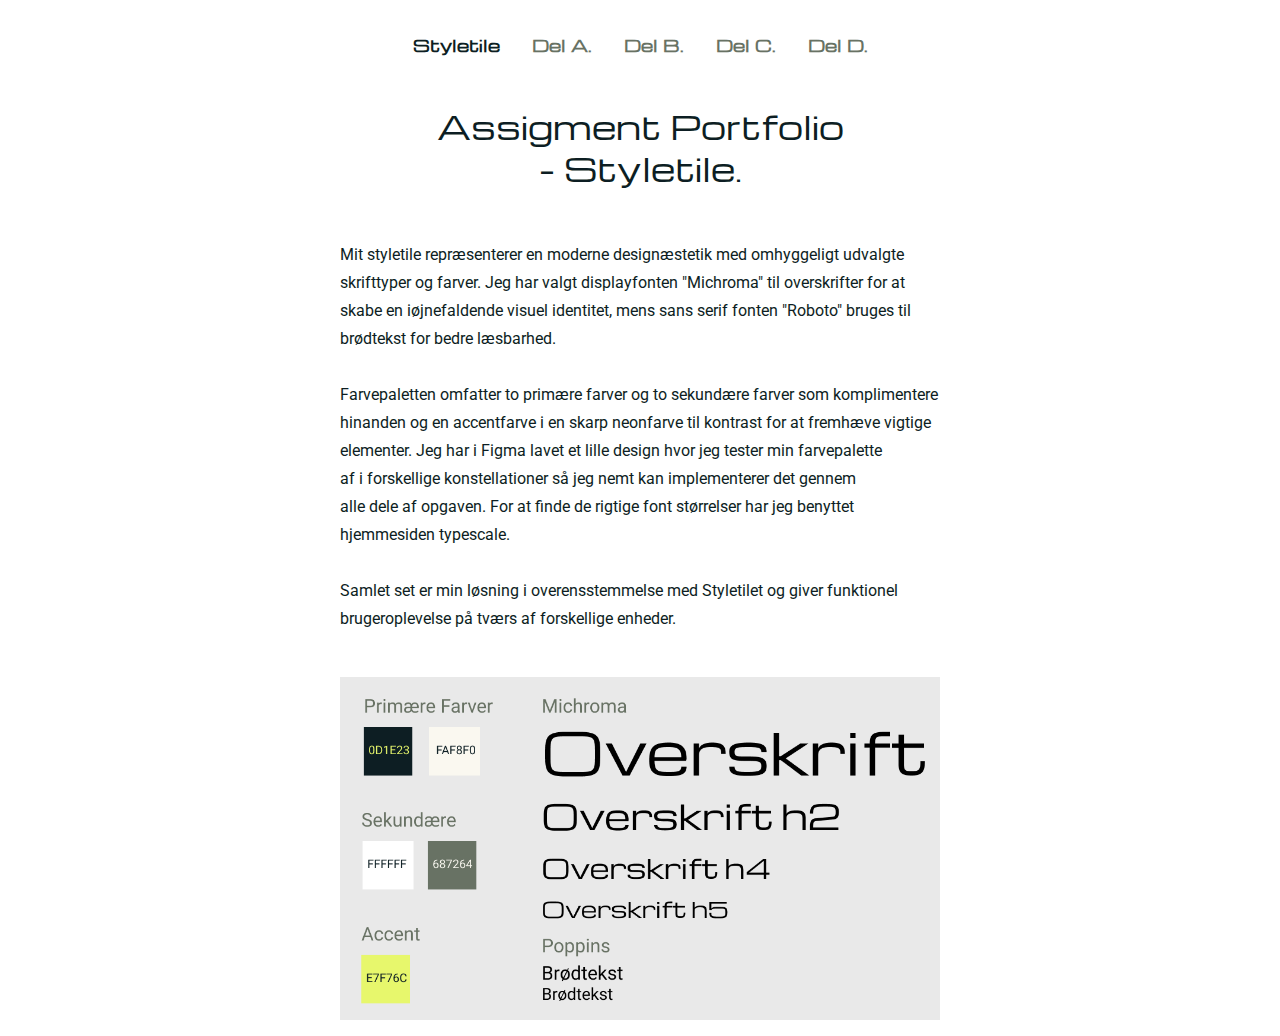
<file: index.html>
<!DOCTYPE html>
<html lang="en">
  <head>
    <meta charset="UTF-8" />
    <meta name="viewport" content="width=device-width, initial-scale=1.0" />
    <title>Assignment Portfolio forside</title>
    <link rel="stylesheet" href="main.css" />
  </head>
  <body>
    <header>
      <a class="aktuel" href="/index.html">Styletile</a>
      <a href="/delA.html">Del A.</a>
      <a href="/delB.html">Del B.</a>
      <a href="/delC.html">Del C.</a>
      <a href="/delD.html">Del D.</a>
    </header>
    <main >
      <div class="forside">
      <h1 class="mainh1">Assigment Portfolio - Styletile.</h1> <br>
      <p>
        Mit styletile repræsenterer en moderne designæstetik med omhyggeligt
        udvalgte skrifttyper og farver. Jeg har valgt displayfonten "Michroma"
        til overskrifter for at skabe en iøjnefaldende visuel identitet, mens
        sans serif fonten "Roboto" bruges til brødtekst for bedre læsbarhed.
        <br><br>Farvepaletten omfatter to primære farver og to sekundære farver som
        komplimentere hinanden og en accentfarve i en skarp neonfarve til
        kontrast for at fremhæve vigtige elementer. Jeg har i Figma lavet et
        lille design hvor jeg tester min farvepalette af i forskellige
        konstellationer så jeg nemt kan implementerer det gennem alle dele af
        opgaven. For at finde de rigtige font størrelser har jeg benyttet
        hjemmesiden typescale. <br><br> Samlet set er min løsning i overensstemmelse med
        Styletilet og giver funktionel brugeroplevelse på tværs af forskellige
        enheder.
      </p> <br>
      <img class="styletile" src="img/styletile.png" alt="" />
      </div>
    </main>
    <footer></footer>
  </body>
</html>
</file>
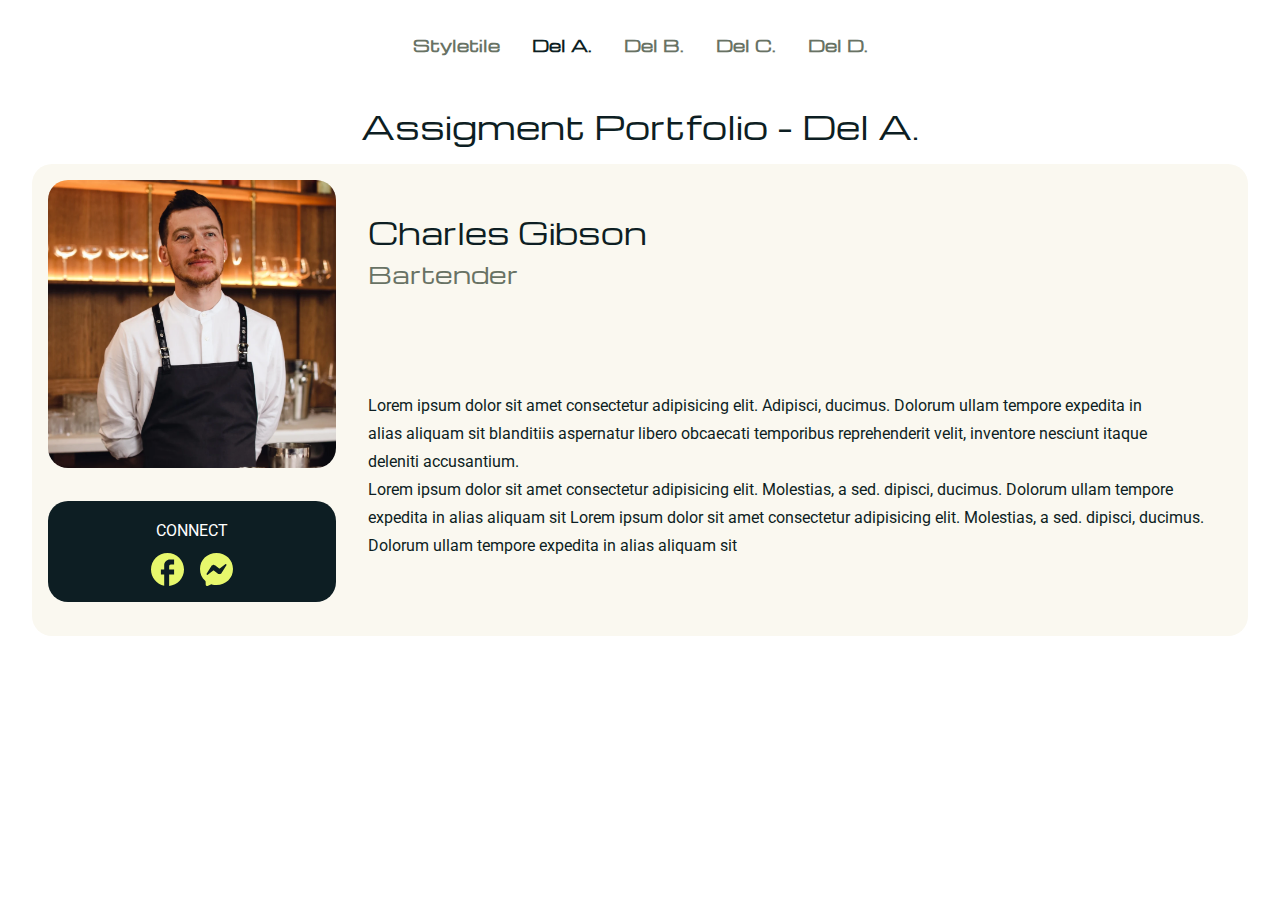
<file: delA.html>
<!DOCTYPE html>
<html lang="en">
  <head>
    <meta charset="UTF-8" />
    <meta name="viewport" content="width=device-width, initial-scale=1.0" />
    <title>Assignment Portfolio Del A</title>
    <link rel="stylesheet" href="styleA.css" />
    <link rel="stylesheet" href="main.css">
  </head>
  <body>
     <header>  
      <a href="/index.html">Styletile</a>      
        <a class="aktuel" href="/delA.html">Del A.</a>
        <a href="/delB.html">Del B.</a>
        <a href="/delC.html">Del C.</a>
        <a href="/delD.html">Del D.</a>
      </header>
    <main>
     <h1 class="mainh1">Assigment Portfolio - Del A.</h1>
      <article>
          <img class="pp" src="img/bartender1.webp" alt="picture of a dog" />
            <div class="infoText">
              <h1>Charles Gibson</h1>
              <h3>Bartender</h3>
            </div>
          <p class="description">
            Lorem ipsum dolor sit amet consectetur adipisicing elit. Adipisci,
            ducimus. Dolorum ullam tempore expedita in alias aliquam sit
            blanditiis aspernatur libero obcaecati temporibus reprehenderit
            velit, inventore nesciunt itaque deleniti accusantium.<br />
            Lorem ipsum dolor sit amet consectetur adipisicing elit. Molestias,
            a sed. dipisci, ducimus. Dolorum ullam tempore expedita in alias
            aliquam sit Lorem ipsum dolor sit amet consectetur adipisicing elit. Molestias,
            a sed. dipisci, ducimus. Dolorum ullam tempore expedita in alias
            aliquam sit
          </p>
        </div>
        <div class="connect">
          <p>CONNECT</p>
          <div class="socials">
            <img src="img/fb.svg" alt="fb" />
            <img src="img/msng.svg" alt="messenger" />
          </div>
        </div>
      </article>
    </main>
    <footer></footer>
  </body>
</html>
</file>
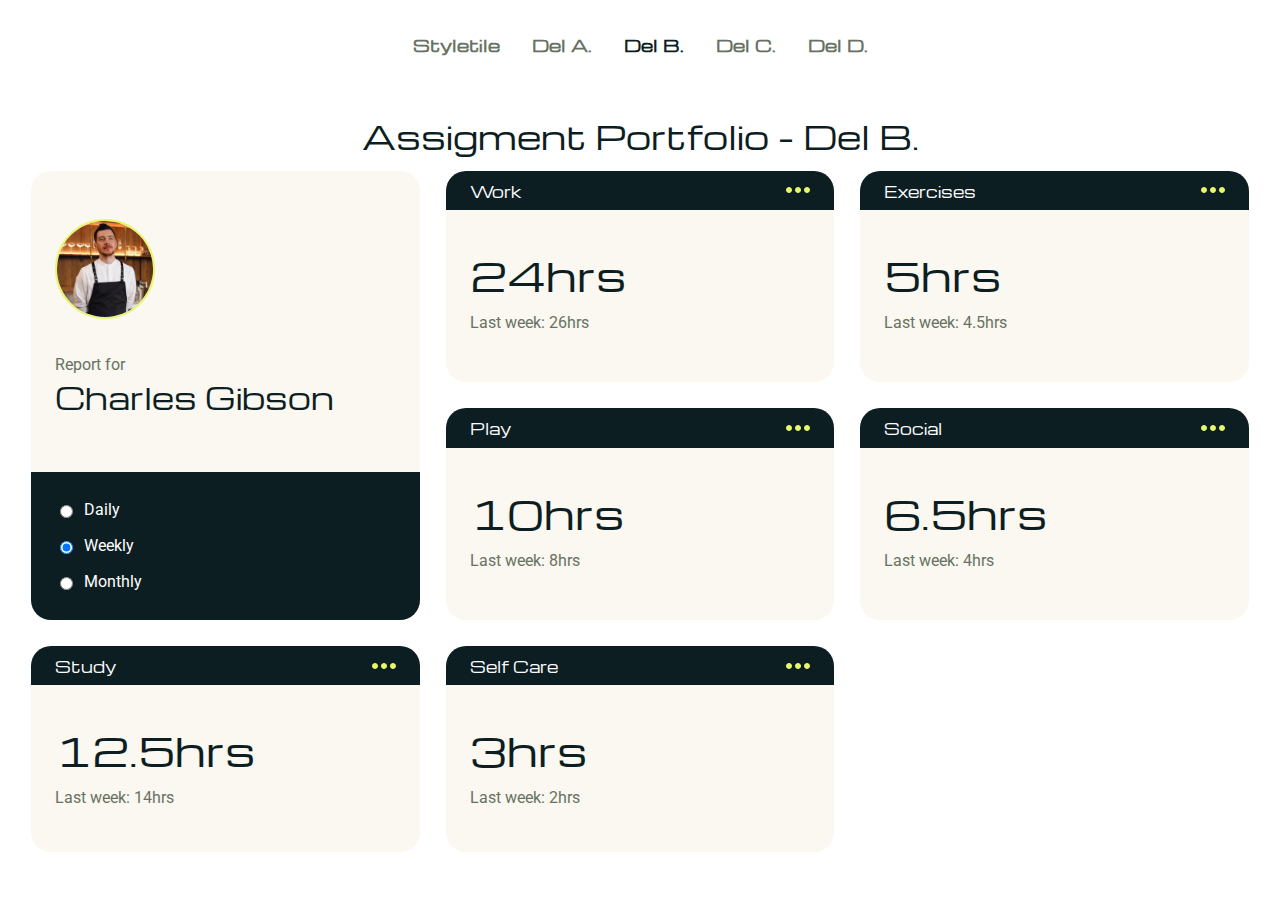
<file: delB.html>
<!DOCTYPE html>
<html lang="en">
  <head>
    <meta charset="UTF-8" />
    <meta name="viewport" content="width=device-width, initial-scale=1.0" />
    <title>Assignment Portfolio Del B</title>
    <link rel="stylesheet" href="styleB.css" />
    <link rel="stylesheet" href="main.css">
  </head>
  <body>
   <header>  
      <a href="/index.html">Styletile</a>      
        <a href="/delA.html">Del A.</a>
        <a class="aktuel"  href="/delB.html">Del B.</a>
        <a href="/delC.html">Del C.</a>
        <a href="/delD.html">Del D.</a>
      </header>
    <main>
     <h1 class="mainh1">Assigment Portfolio - Del B.</h1>

      <section>
      <article class="mainCard">
        <div class="info">
          <img class="profilePic" src="img/bartender1.webp" alt="" />
          <div class="name">
            <p>Report for</p>
            <h1>Charles Gibson</h1>
          </div>
        </div>
        <ul class="radioBtns">
          <li>
            <input type="radio" />
            <label>Daily</label><br />
          </li>
          <li>
            <input type="radio" checked="checked" />
            <label>Weekly</label><br />
          </li>
          <li>
            <input type="radio" />
            <label>Monthly</label><br />
          </li>
        </ul>
      </article>

      <article class="performance first">
        <div class="topbar">
            <h5><small>Work</small></h5>
            <img src="img/dots.svg" alt="nav">
        </div>
        <div class="pText">
            <h1 class="bigText">24hrs</h1>
            <p>Last week: 26hrs</p>
        </div>
      </article>

         <article class="performance">
        <div class="topbar">
            <h5><small>Exercises</small></h5>
            <img src="img/dots.svg" alt="nav">
        </div>
        <div class="pText">
            <h1 class="bigText">5hrs</h1>
            <p>Last week: 4.5hrs</p>
        </div>
      </article>


         <article class="performance">
        <div class="topbar">
            <h5><small>Play</small></h5>
            <img src="img/dots.svg" alt="nav">
        </div>
        <div class="pText">
            <h1 class="bigText">10hrs</h1>
            <p>Last week: 8hrs</p>
        </div>
      </article>

       <article class="performance">
        <div class="topbar">
            <h5><small>Social</small></h5>
            <img src="img/dots.svg" alt="nav">
        </div>
        <div class="pText">
            <h1 class="bigText">6.5hrs</h1>
            <p>Last week: 4hrs</p>
        </div>
      </article>

       <article class="performance">
        <div class="topbar">
            <h5><small>Study</small></h5>
            <img src="img/dots.svg" alt="nav">
        </div>
        <div class="pText">
            <h1 class="bigText">12.5hrs</h1>
            <p>Last week: 14hrs</p>
        </div>
      </article>

       <article class="performance">
        <div class="topbar">
            <h5><small>Self Care</small></h5>
            <img src="img/dots.svg" alt="nav">
        </div>
        <div class="pText">
            <h1 class="bigText">3hrs</h1>
            <p>Last week: 2hrs</p>
        </div>
      </article>

</section>
    </main>
    <footer></footer>
  </body>
</html>
</file>
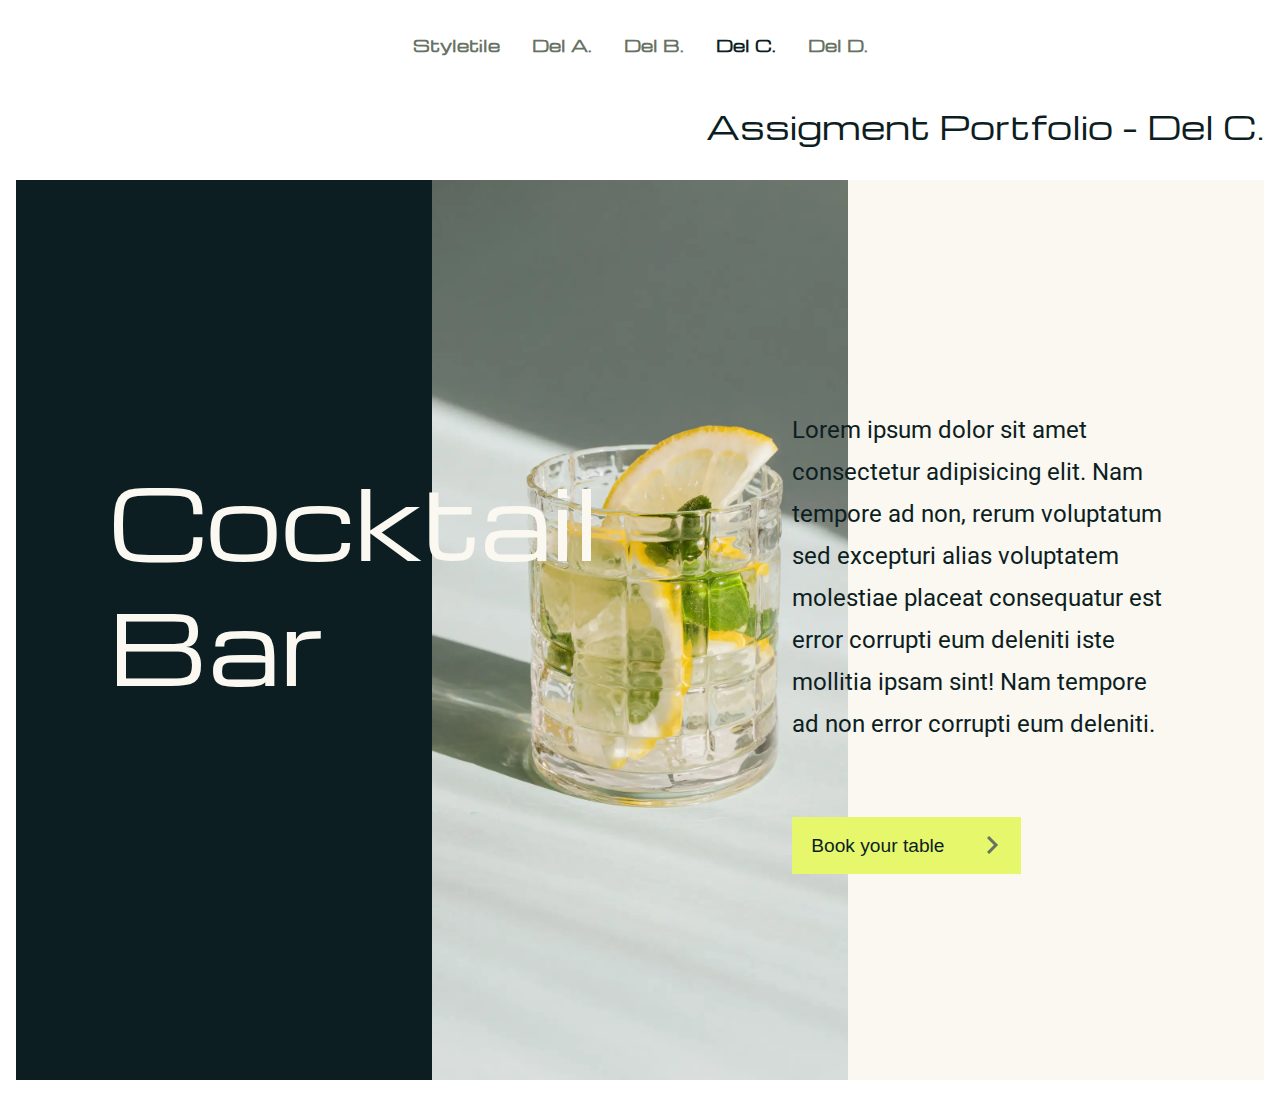
<file: delC.html>
<!DOCTYPE html>
<html lang="en">
  <head>
    <meta charset="UTF-8" />
    <meta name="viewport" content="width=device-width, initial-scale=1.0" />
    <title>Assignment Portfolio Del C</title>
    <link rel="stylesheet" href="main.css" />
    <link rel="stylesheet" href="styleC.css" />
  </head>
  <body>
     <header>  
      <a href="/index.html">Styletile</a>      
        <a href="/delA.html">Del A.</a>
        <a href="/delB.html">Del B.</a>
        <a class="aktuel"  href="/delC.html">Del C.</a>
        <a href="/delD.html">Del D.</a>
      </header>
    <main>
  <h1 class="mainh1">Assigment Portfolio - Del C.</h1>

      <section class="container">
        <div class="colorBlock"></div>
        <img
          class="bgImg"
          src="img/drink.webp"
          alt="Cocktail picture"
        />
        <div class="allText">
          <h1>Cocktail Bar</h1>
          <div class="text">
            <p>
              Lorem ipsum dolor sit amet consectetur adipisicing elit. Nam
              tempore ad non, rerum voluptatum sed excepturi alias voluptatem
              molestiae placeat consequatur est error corrupti eum deleniti iste
              mollitia ipsam sint! Nam tempore ad non error corrupti eum
              deleniti.
            </p>
            <button>
              Book your table
              <div class="icon">
                <img src="img/arrow.svg" alt="arrow" />
              </div>
            </button>
          </div>
        </div>
      </section>
    </main>
    <footer></footer>
  </body>
</html>
</file>
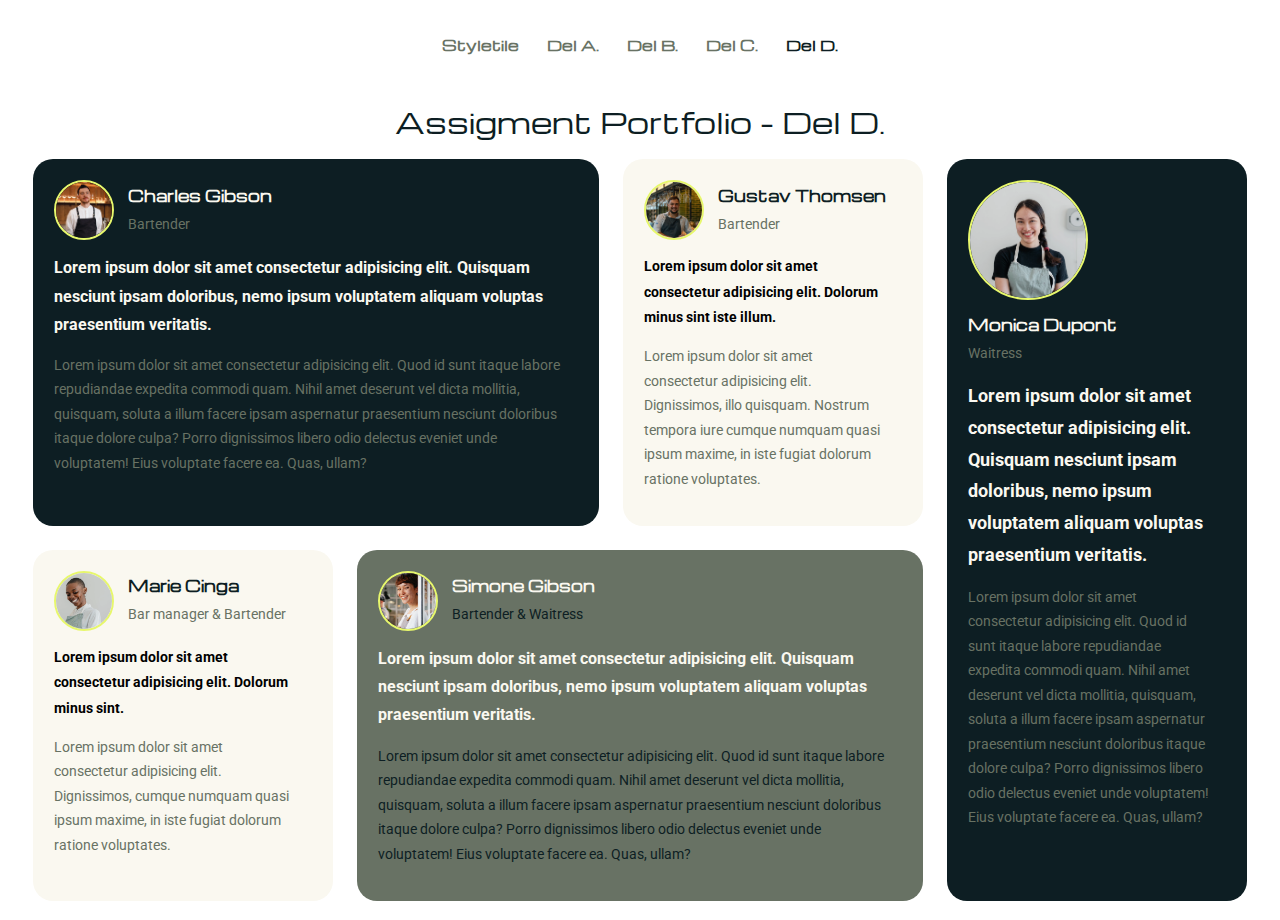
<file: delD.html>
<!DOCTYPE html>
<html lang="en">
  <head>
    <meta charset="UTF-8" />
    <meta name="viewport" content="width=device-width, initial-scale=1.0" />
    <title>Assignment Portfolio Del C</title>
    <link rel="stylesheet" href="styleD.css" />
    <link rel="stylesheet" href="main.css" />
  </head>
  <body>
       <header>  
      <a href="/index.html">Styletile</a>      
        <a href="/delA.html">Del A.</a>
        <a href="/delB.html">Del B.</a>
        <a href="/delC.html">Del C.</a>
        <a  class="aktuel" href="/delD.html">Del D.</a>
      </header>
    <main>
        <h1 class="mainh1">Assigment Portfolio - Del D.</h1>
        <section>
    <article class="longCard l1">
      <div class="info">
        <img class="profilePic" src="img/bartender1.webp" alt="" />
        <div class="name">
          <h1 class="small">Charles Gibson</h1>
          <p>Bartender</p>
        </div>
      </div>
      <p>
        <strong>
          Lorem ipsum dolor sit amet consectetur adipisicing elit. Quisquam
          nesciunt ipsam doloribus, nemo ipsum voluptatem aliquam voluptas
          praesentium veritatis.
        </strong>
      </p>
      <p>
        Lorem ipsum dolor sit amet consectetur adipisicing elit. Quod id sunt
        itaque labore repudiandae expedita commodi quam. Nihil amet deserunt vel
        dicta mollitia, quisquam, soluta a illum facere ipsam aspernatur
        praesentium nesciunt doloribus itaque dolore culpa? Porro dignissimos
        libero odio delectus eveniet unde voluptatem! Eius voluptate facere ea.
        Quas, ullam?
      </p>
    </article>

    <article class="shortCard s1">
      <div class="info">
        <img class="profilePic" src="img/bar3.webp" alt="" />
        <div class="name">
          <h1 class="small">Marie Cinga</h1>
          <p>Bar manager & Bartender</p>
        </div>
      </div>
      <p>
        <strong>
          Lorem ipsum dolor sit amet consectetur adipisicing elit. Dolorum minus
          sint.
        </strong>
      </p>
      <p>
        Lorem ipsum dolor sit amet consectetur adipisicing elit. Dignissimos,
        cumque numquam quasi ipsum maxime,
        in iste fugiat dolorum ratione voluptates.
      </p>
    </article>

<article class="shortCard s2">
      <div class="info">
        <img class="profilePic" src="img/bar2.webp" alt="" />
        <div class="name">
          <h1 class="small">Gustav Thomsen</h1>
          <p>Bartender</p>
        </div>
      </div>
      <p>
        <strong>
          Lorem ipsum dolor sit amet consectetur adipisicing elit. Dolorum minus
          sint iste illum.
        </strong>
      </p>
      <p>
        Lorem ipsum dolor sit amet consectetur adipisicing elit. Dignissimos,
        illo quisquam. Nostrum tempora iure cumque numquam quasi ipsum maxime,
        in iste fugiat dolorum ratione voluptates.
      </p>
    </article>

    <article class="longCard l2">
      <div class="info">
        <img class="profilePic" src="img/bar4.webp" alt="" />
        <div class="name">
          <h1 class="small">Simone Gibson</h1>
          <p>Bartender & Waitress</p>
        </div>
      </div>
      <p>
        <strong>
          Lorem ipsum dolor sit amet consectetur adipisicing elit. Quisquam
          nesciunt ipsam doloribus, nemo ipsum voluptatem aliquam voluptas
          praesentium veritatis.
        </strong>
      </p>
      <p>
        Lorem ipsum dolor sit amet consectetur adipisicing elit. Quod id sunt
        itaque labore repudiandae expedita commodi quam. Nihil amet deserunt vel
        dicta mollitia, quisquam, soluta a illum facere ipsam aspernatur
        praesentium nesciunt doloribus itaque dolore culpa? Porro dignissimos
        libero odio delectus eveniet unde voluptatem! Eius voluptate facere ea.
        Quas, ullam?
      </p>
    </article>

    

    <article class="longCard l3">
      <div class="info">
        <img class="profilePic" src="img/bar5.webp" alt="" />
        <div class="name">
          <h1 class="small">Monica Dupont</h1>
          <p>Waitress</p>
        </div>
      </div>
      <p>
        <strong>
          Lorem ipsum dolor sit amet consectetur adipisicing elit. Quisquam
          nesciunt ipsam doloribus, nemo ipsum voluptatem aliquam voluptas
          praesentium veritatis.
        </strong>
      </p>
      <p>
        Lorem ipsum dolor sit amet consectetur adipisicing elit. Quod id sunt
        itaque labore repudiandae expedita commodi quam. Nihil amet deserunt vel
        dicta mollitia, quisquam, soluta a illum facere ipsam aspernatur
        praesentium nesciunt doloribus itaque dolore culpa? Porro dignissimos
        libero odio delectus eveniet unde voluptatem! Eius voluptate facere ea.
        Quas, ullam?
      </p>
    </article>
    </section>
    </main>
    <footer></footer>
  </body>
</html>
</file>
<file: main.css>
@import url("https://fonts.googleapis.com/css?family=Roboto:400|Michroma:400");

* {
  box-sizing: border-box;
}

:root {
  /* palette */
  --primary-3: #687264;
  --primary-2: #0D1E23;
  --primary-1: #FAF8F0;
  --secondary-1: #FFFFFF;
  --accent-1: #E7F76C;
}
header {
    height: 10vh;
    display: flex;
    align-items: center;
    justify-content: center;
    gap: 2em;
}
a {
    text-decoration: none;
    color: var(--primary-3);
    font-family: "Michroma", sans-serif;
    font-weight: 600;
}
.aktuel {
    color: var(--primary-2);
}
body {
  min-height: 100dvh;
  line-height: 1.75;
  font-family: "Roboto", sans-serif;
  background: #ffffff;
  font-weight: 400;
  color: var(--primary-2);
  margin: 0;
}

img {
  max-width: 100%;
}

p {
  text-wrap: pretty;
}

h1,
h2,
h3,
h4,
h5 {
  margin: 0 0 0.5rem;
  font-family: "Michroma", sans-serif;
  font-weight: 400;
  line-height: 1.3;
}

h1 {
  margin-top: 0;
  font-size: 1.802rem;
}

h2 {
  font-size: 1.602rem;
}

h3 {
  font-size: 1.424rem;
  color: var(--primary-3);
}

h4 {
  font-size: 1.266rem;
}

h5 {
  font-size: 1.125rem;
  margin: 0 0 1em;
}
main {
    margin: 1em;
}
.mainh1 {
    font-size: 2rem;
    text-align: center;
    text-wrap: pretty;
    color: #0D1E23;
}
.forside {
   margin: auto;
   max-width: 600px;
    display: flex;
    flex-direction: column;
   justify-content: center;
}
</file>
<file: styleA.css>
article {
  margin: 5px;
  border-radius: 20px;
  overflow: hidden;
   background-color: var(--primary-1);
  container-name: cardContainer;
  container-type: inline-size;
}

.connect {
  display: flex;
  flex-direction: column;
  align-items: center;
  gap: 0.5em;
  background-color: var(--primary-2);
  padding: 1em;
}

.socials {
  display: flex;
  gap: 1em;
}

.infoText {
    padding: 1em;
    padding-bottom: 0;
}

 p {
  padding: 1em;
}
.connect p {
    padding: 0;
    margin: 0;
    color: var(--secondary-1);
}

@container cardContainer (min-width: 340px) {
  .pp{
  height: 50%;
  width: 100%;
  aspect-ratio: 1/1;
  object-fit: cover;
}
}

@media (min-width: 515px){

article {
    display: grid;
    gap: 1em;
   grid-template-columns: 1fr 3fr;
    margin: 1em;
    padding-top: 1em;
   align-items: center;
}
  .pp {
  height: 100%;
  width: 100%;
  aspect-ratio: 1/1;
  object-fit: cover;
  border-radius: 20px;
  margin-left: 1em;

}
p {
    margin: 0;
    margin-bottom: 1em;
    grid-column: 1/3;
}
.connect {
  grid-column: 1/3;
}
}

@media (min-width: 690px) {

article {
    display: grid;
   grid-template-columns: 1fr 3fr;
   grid-template-rows: repeat(3, 1fr);
   padding: 1em;
   gap: 1em;
   column-gap: 1em;
   align-items: center;
}
  .pp {
  height: 100%;
  width: 100%;
  object-fit: cover;
  border-radius: 20px;
  grid-row: 1/3;
  grid-column: 1/2;
  margin-left: 0;
}
p {
    margin: 0;
    grid-column: 2/4;
    grid-row: 2/4;

}
.connect {
 border-radius: 20px;
  grid-column: 1/1;
  grid-row: 3/4;
}
.connect p {
    padding: 0;
    margin: 0;

}
}

/* @media (min-width: 865px) {
 */
</file>
<file: styleB.css>
p {
      margin: 0;
      color: var(--primary-3);
}
main {
    padding: 10px;
}
section {
    display: grid;
    gap: 1em;
}
.mainCard {
    background-color: var(--primary-1);
}
article {
  margin: 5px;
  border-radius: 20px;
  overflow: hidden;
  background-color: var(--primary-1);
  container-name: cardContainer;
  container-type: inline-size;
}

.info {
  display: flex;
  align-items: center;
  gap: 1em;
  padding: 2em;
  padding-inline: 1em;
}

.profilePic {
  max-width: 100px;
  border-radius: 50%;
  aspect-ratio: 1/1;
  object-fit: cover;
  height: 100px;
    border: 2px solid var(--accent-1);
}

.radioBtns {
  display: flex;
  align-items: center;
  justify-content: space-around;
   background-color: var(--primary-2);
  color: white;
  padding-top: 1.5em;
  padding-bottom: 1.5em;
  margin: 0;
}

ul {
  list-style: none;
  padding: 0;
}

li {
  display: flex;
  align-items: center;
  gap: 0.5em;
}

.topbar {
  display: flex;
  justify-content: space-between;
  align-items: center;
  padding: 0.5em;
  padding-inline: 1.5em;
  background-color: var(--primary-2);
  color: var(--secondary-1);
}

.pText {
  padding-inline: 1.5em;
  display: flex;
  justify-content: space-between;
  align-items: center;
  margin-top: 2.5em;
  margin-bottom: 2.5em;
}

.bigText {
  font-size: 2.441rem;
}

.topbar h5 {
    margin: 0;
}
@media (min-width: 650px) {
  section {
    display: grid;
    grid-template-columns: 1fr 1fr;
    gap: 1em;
  }

  .pText {
    flex-direction: column;
    align-items: flex-start;
  }
.info {
    flex-direction: column;
    align-items: flex-start;
    gap: 2em;
    margin-top: 1em;
    margin-bottom: 1em;
    padding-inline: 1.5em;
   
}
.radioBtns {
    flex-direction: column;
    align-items: flex-start;
    padding-left: 1.5em;
    gap: 0.5em;
}
.mainCard {
    grid-column: 1/2;
    grid-row: 1/3;
}

}

@media (min-width: 850px) {
section {
    grid-template-columns:  repeat(auto-fill, minmax(300px, 1fr));
}
.topbar {
    align-items: center;

}
}
</file>
<file: styleC.css>
.container {
  container-type: inline-size;
  background-color: var(--primary-1);
}
h1 {
  font-size: 2.5rem;
  margin-bottom: 1em;
}
p {
  margin-bottom: 5em;
}
button {
  height: 3em;
  font-size: 18px;
  background-color: var(--accent-1);
  border: none;
  cursor: pointer;
  color: var(--primary-2);
  display: flex;
  align-items: center;
  gap: 1em;
  padding-left: 1em;
  padding-right: 0;
}
.icon {
  background-color: var(--accent-1);
  height: 3em;
  width: 3em;
  padding: 1em;
}

.allText {
  margin: 2em 1em 2em;
}
.bgImg {
  width: 100%;
  aspect-ratio: 1/1;
  object-fit: cover;
}

@media (min-width: 560px) {
  h1 {
    font-size: 3rem;
  }
    p {
    font-size: 1.2rem;
  }

  section {
    display: grid;
    grid-template-columns: repeat(7, 1fr);
  }
  .allText {
    grid-column: 4/7;
    grid-row: 1/2;
    align-self: center;
  }

  .bgImg {
    height: 100%;
    grid-column: 1/5;
    grid-row: 1/2;
    height: 100dvh;
  }
}

@media (min-width: 1200px) {
      h1 {
    font-size: 6rem;
    grid-column: 2/10;
    justify-self: right;
  }
    p {
    font-size: 1.5rem;
    margin-bottom: 3em;
  }
.text {
    grid-column: 11/16;
}
button {
    font-size: 1.2rem;
}
  section {
    grid-template-columns: repeat(6, 1fr);
  }
  
  .colorBlock {
    display: block;
    content: "";
    grid-column: 1/3;
    grid-row: 1/2;
    background-color: var(--primary-2);
  }

  .bgImg {
    grid-column: 3/5;
    height: 100dvh;
    background-position: left top;
  }
  /* .allText {
    align-items: center;
    align-content: center;
    grid-column: 2/6;
    display: grid;
    gap: 10em;
    grid-template-columns: 1fr 1fr;
  } */
    .allText {
    grid-column: 1/7;
    display: grid;
    grid-template-columns: repeat(16, 1fr);
    align-items: center;
  }
  h1 {
    color: var(--primary-1);
  }
  
}
</file>
<file: styleD.css>
* {
    font-size: 14px;
}
.l1, .l1 strong {
    color: var(--primary-1);
}
.l1 {
    background-color: var(--primary-2);
}

.l3, .l3 strong {
    color: var(--primary-1);
}
.l3 {
    background-color: var(--primary-2);
}


.l2 strong{
    color: var(--primary-1);
}
.l2 p {
color: var(--primary-2);
}
.l2 {
    color: var(--primary-1);
    background-color: var(--primary-3);
}
p {
  margin: 1em;
  margin-left: 0;
  color: var(--primary-3)
}

.info p {
  margin: 0;
}
strong {
  color: black;
  font-size: 1.03rem;
}
.small {
  font-size: 1.1rem;
  font-weight: 600;
}

section {
  display: grid;
  gap: 1em;
  margin: 1em;
  grid-template-columns: 1fr;
}

article {
  margin: 5px;
  border-radius: 20px;
  overflow: hidden;
background-color: var(--primary-1);
  padding: 1.5em;
  container-name: cardContainer;
  container-type: inline-size;
  min-width: 300px;
}

.info {
  display: flex;
  gap: 1em;
  align-items: center;
}

.profilePic {
  width: 60px;
  border-radius: 50%;
  aspect-ratio: 1/1;
  object-fit: cover;
  border: 2px solid var(--accent-1);
}

@media (min-width: 650px) {
  section {
    grid-template-columns: repeat(2, 1fr);
  }
  .l1 {
    grid-row: 1/3;
    grid-column: 1/2;
  }
  .s1 {
    grid-row: 1/2;
    grid-column: 2/3;
  }
  .s2 {
    grid-row: 2/3;
    grid-column: 2/3;
  }
  .l2 {
    grid-row: 3/5;
    grid-column: 1/2;
  }
  .l3 {
    grid-row: 3/5;
    grid-column: 2/3;
  }
   .l1 .info {
    flex-direction: column;
    align-items: start;
  }
  .l1 .profilePic {
    width: 120px;
  }
}

@media (min-width: 800px) {
  section {
    grid-template-columns: repeat(3, 1fr);
  }
  .l1 {
    grid-row: 1/3;
    grid-column: 1/2;
  }
  .s1 {
    grid-row: 1/2;
    grid-column: 2/4;
  }
  .s2 {
    grid-row: 2/3;
    grid-column: 2/4;
  }
  .l2 {
    grid-row: 3/5;
    grid-column: 1/3;
  }
  .l3 {
    grid-row: 3/5;
    grid-column: 3/4;
  }
 
}

@media (min-width: 1000px) {
  section {
    grid-template-columns: repeat(3, 1fr);
  }
  .l1 {
    grid-row: 1/3;
    grid-column: 1/2;
  }
  .s1 {
    grid-row: 3/4;
    grid-column: 1/2;
  }
  .s2 {
    grid-row: 1/2;
    grid-column: 2/3;
  }
  .l2 {
    grid-row: 2/4;
    grid-column: 2/3;
  }
  .l3 {
    grid-row: 1/4;
    grid-column: 3/4;
  }
  .l3 .info {
    flex-direction: column;
    align-items: start;
  }
  .l3 .profilePic {
    width: 120px;
  }

  .l3 strong {
    font-size: 1.3rem;
  }
  .l1 .profilePic {
    width: 60px;
  }
    .l1 strong {
    font-size: 1.15rem;
  }
  .l2 strong {
    font-size: 1.15rem;
  }
}


@media (min-width: 1200px) {
  section {
    grid-template-columns: repeat(4, 1fr);
  }
  .l1 {
    grid-row: 1/2;
    grid-column: 1/3;
  }
  .s1 {
    grid-row: 2/3;
    grid-column: 1/2;
  }
  .s2 {
    grid-row: 1/2;
    grid-column: 3/4;
  }
  .l2 {
    grid-row: 2/3;
    grid-column: 2/4;
  }
  .l3 {
    grid-row: 1/3;
    grid-column: 4/5;
  }

       .l1 .info {
    flex-direction: row;
    align-items: center;
  }
 

}
</file>
